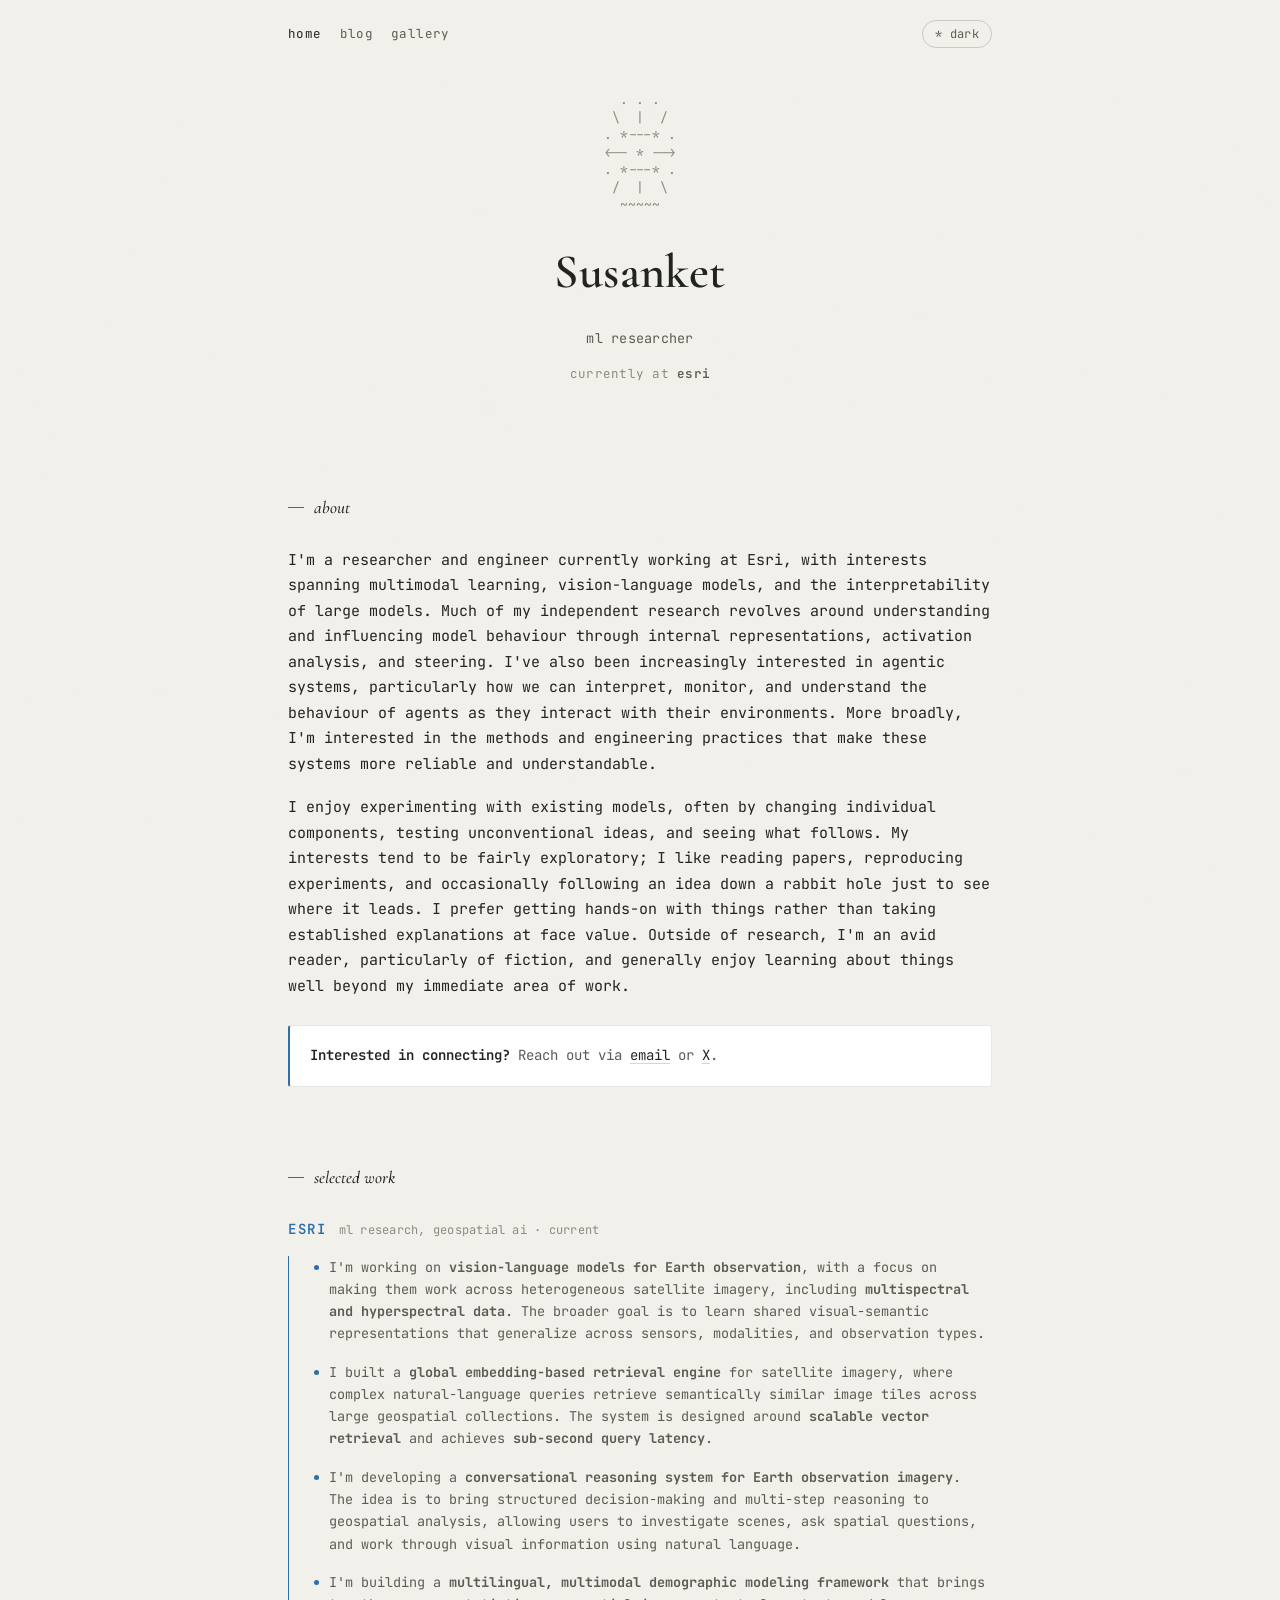
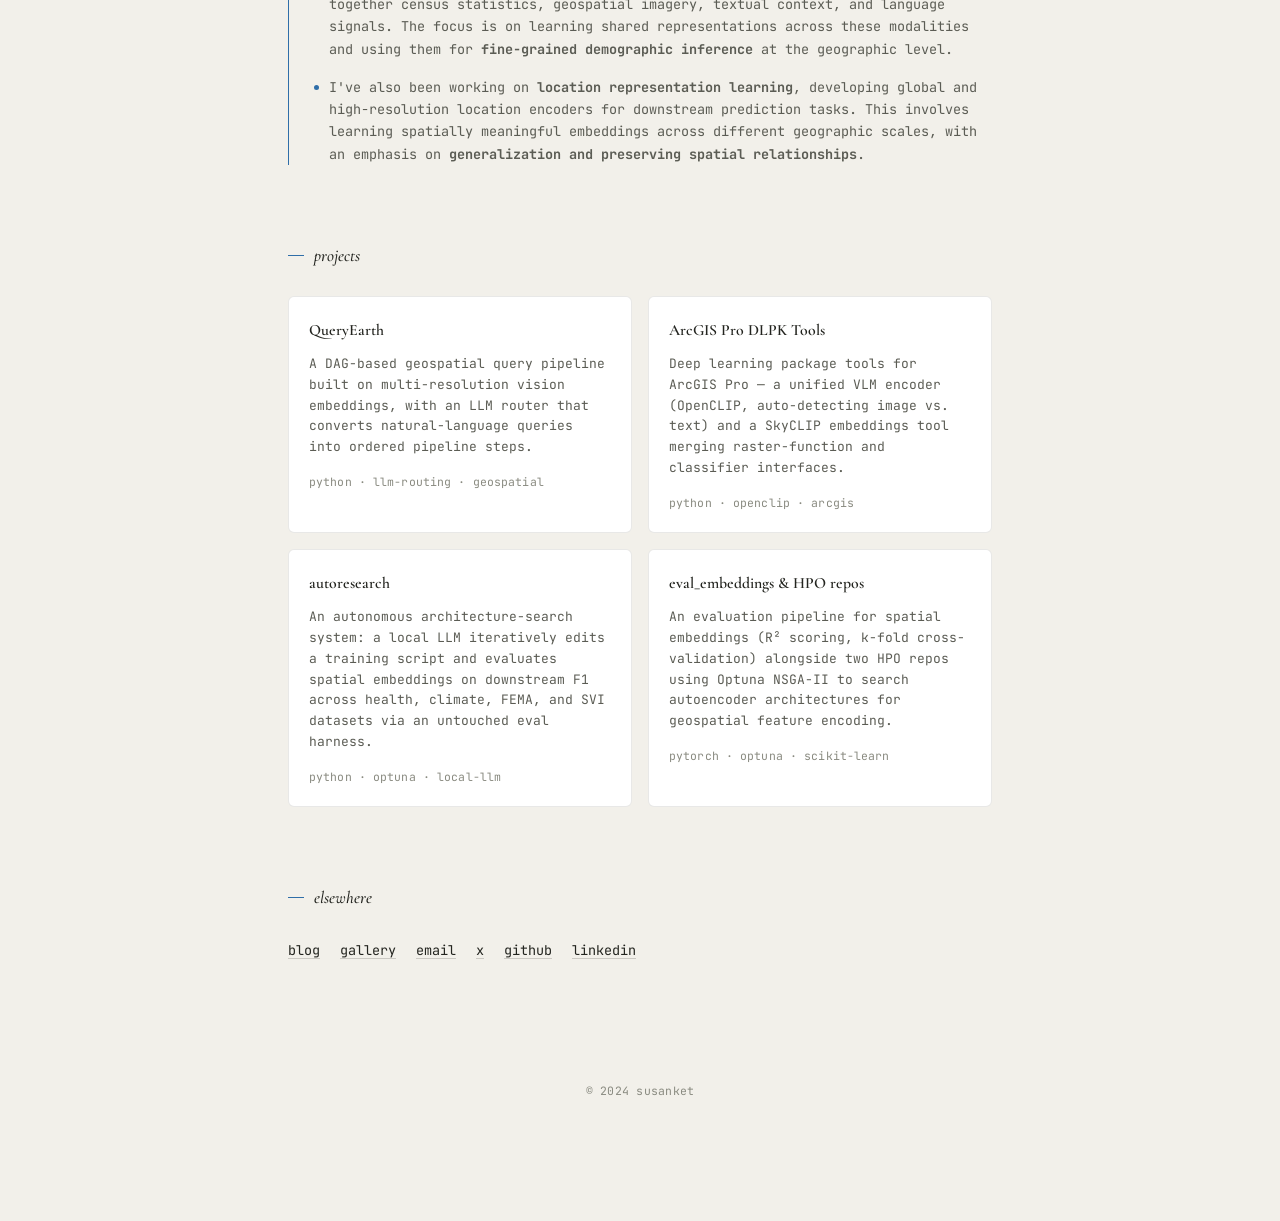
<file: index.html>
<!DOCTYPE html>
<html lang="en">
<head>
<meta charset="UTF-8">
<meta name="viewport" content="width=device-width, initial-scale=1.0">
<title>Susanket</title>
<meta name="description" content="Susanket">
<link rel="icon" type="image/svg+xml" href="assets/favicon.svg">
<link rel="preconnect" href="https://fonts.googleapis.com">
<link rel="preconnect" href="https://fonts.gstatic.com" crossorigin>
<link href="https://fonts.googleapis.com/css2?family=Cormorant+Garamond:ital,wght@0,500;0,600;1,500;1,600&family=JetBrains+Mono:wght@400;500;600&display=swap" rel="stylesheet">
<link rel="stylesheet" href="assets/css/style.css">
</head>
<body>
<canvas id="starfield" aria-hidden="true"></canvas>

<div class="topbar">
  <nav>
    <a href="index.html" class="current">home</a>
    <a href="blog/index.html">blog</a>
    <a href="photography/index.html">gallery</a>
  </nav>
  <button id="theme-toggle" class="theme-toggle" type="button" aria-label="Toggle light and dark theme">* light</button>
</div>

<main class="wrap">

  <header class="hero">
    <pre id="glyph" class="glyph" aria-hidden="true"></pre>
    <h1>Susanket</h1>
    <p class="tagline">ml researcher </p>
    <p class="status">currently at <b>esri</b></p>
  </header>

  <section id="about">
    <h2 class="section-label">about</h2>
    <div class="prose">
      <p> I'm a researcher and engineer currently working at Esri, with interests spanning multimodal learning, vision-language models, and the interpretability of large models. Much of my independent research revolves around understanding and influencing model behaviour through internal representations, activation analysis, and steering. I've also been increasingly interested in agentic systems, particularly how we can interpret, monitor, and understand the behaviour of agents as they interact with their environments. More broadly, I'm interested in the methods and engineering practices that make these systems more reliable and understandable.</p>
      <p>I enjoy experimenting with existing models, often by changing individual components, testing unconventional ideas, and seeing what follows. My interests tend to be fairly exploratory; I like reading papers, reproducing experiments, and occasionally following an idea down a rabbit hole just to see where it leads. I prefer getting hands-on with things rather than taking established explanations at face value. Outside of research, I'm an avid reader, particularly of fiction, and generally enjoy learning about things well beyond my immediate area of work.</p>
    </div>

    <div class="callout">
      <!-- EDIT ME: swap in a real call-to-action and your actual contact links. -->
      <b>Interested in connecting?</b>
      Reach out via <a class="link" href="mailto:susanketsarkar1140@gmail.com">email</a> or <a class="link" href="https://x.com/positivlyskewed" target="_blank" rel="noopener">X</a>.
    </div>
  </section>

  <section id="work">
  <h2 class="section-label">selected work</h2>

  <div class="work-group">
    <div class="work-group-head">
      <span class="org">Esri</span>
      <span class="role">ml research, geospatial ai &middot; current</span>
    </div>

    <div class="work-items">

      <div class="work-item">
        <div class="desc">I'm working on <strong>vision-language models for Earth observation</strong>, with a focus on making them work across heterogeneous satellite imagery, including <strong>multispectral and hyperspectral data</strong>. The broader goal is to learn shared visual-semantic representations that generalize across sensors, modalities, and observation types.</div>
      </div>

      <div class="work-item">
        <div class="desc">I built a <strong>global embedding-based retrieval engine</strong> for satellite imagery, where complex natural-language queries retrieve semantically similar image tiles across large geospatial collections. The system is designed around <strong>scalable vector retrieval</strong> and achieves <strong>sub-second query latency</strong>.</div>
      </div>

      <div class="work-item">
        <div class="desc">I'm developing a <strong>conversational reasoning system for Earth observation imagery</strong>. The idea is to bring structured decision-making and multi-step reasoning to geospatial analysis, allowing users to investigate scenes, ask spatial questions, and work through visual information using natural language.</div>
      </div>

      <div class="work-item">
        <div class="desc">I'm building a <strong>multilingual, multimodal demographic modeling framework</strong> that brings together census statistics, geospatial imagery, textual context, and language signals. The focus is on learning shared representations across these modalities and using them for <strong>fine-grained demographic inference</strong> at the geographic level.</div>
      </div>

      <div class="work-item">
        <div class="desc">I've also been working on <strong>location representation learning</strong>, developing global and high-resolution location encoders for downstream prediction tasks. This involves learning spatially meaningful embeddings across different geographic scales, with an emphasis on <strong>generalization and preserving spatial relationships</strong>.</div>
      </div>

    </div>
  </div>
</section>

  <section id="projects">
    <h2 class="section-label">projects</h2>
    <div class="projects-grid">

      <div class="project-card">
        <h3>QueryEarth</h3>
        <p>A DAG-based geospatial query pipeline built on multi-resolution vision embeddings, with an LLM router that converts natural-language queries into ordered pipeline steps.</p>
        <div class="tags">python &middot; llm-routing &middot; geospatial</div>
      </div>

      <div class="project-card">
        <h3>ArcGIS Pro DLPK Tools</h3>
        <p>Deep learning package tools for ArcGIS Pro &mdash; a unified VLM encoder (OpenCLIP, auto-detecting image vs. text) and a SkyCLIP embeddings tool merging raster-function and classifier interfaces.</p>
        <div class="tags">python &middot; openclip &middot; arcgis</div>
      </div>

      <div class="project-card">
        <h3>autoresearch</h3>
        <p>An autonomous architecture-search system: a local LLM iteratively edits a training script and evaluates spatial embeddings on downstream F1 across health, climate, FEMA, and SVI datasets via an untouched eval harness.</p>
        <div class="tags">python &middot; optuna &middot; local-llm</div>
      </div>

      <div class="project-card">
        <h3>eval_embeddings &amp; HPO repos</h3>
        <p>An evaluation pipeline for spatial embeddings (R&sup2; scoring, k-fold cross-validation) alongside two HPO repos using Optuna NSGA-II to search autoencoder architectures for geospatial feature encoding.</p>
        <div class="tags">pytorch &middot; optuna &middot; scikit-learn</div>
      </div>

    </div>
  </section>

  <section id="elsewhere">
    <h2 class="section-label">elsewhere</h2>
    <!-- EDIT ME: point these at your real profiles / resume. -->
    <div class="elsewhere-links">
      <a class="link" href="blog/index.html">blog</a>
      <a class="link" href="photography/index.html">gallery</a>
      <a class="link" href="mailto:susanketsarkar1140@gmail.com">email</a>
      <a class="link" href="https://x.com/positivlyskewed" target="_blank" rel="noopener">x</a>
      <a class="link" href="https://github.com/SusanketSarkar" target="_blank" rel="noopener">github</a>
      <a class="link" href="https://www.linkedin.com/in/susanket-sarkar-b30736228/" target="_blank" rel="noopener">linkedin</a>
    </div>
  </section>

  <footer>&copy; 2024 susanket</footer>
</main>

<script src="assets/js/theme.js"></script>
<script src="assets/js/starfield.js"></script>
<script src="assets/js/spinner.js"></script>
<script src="assets/js/favicon.js"></script>
</body>
</html>
</file>
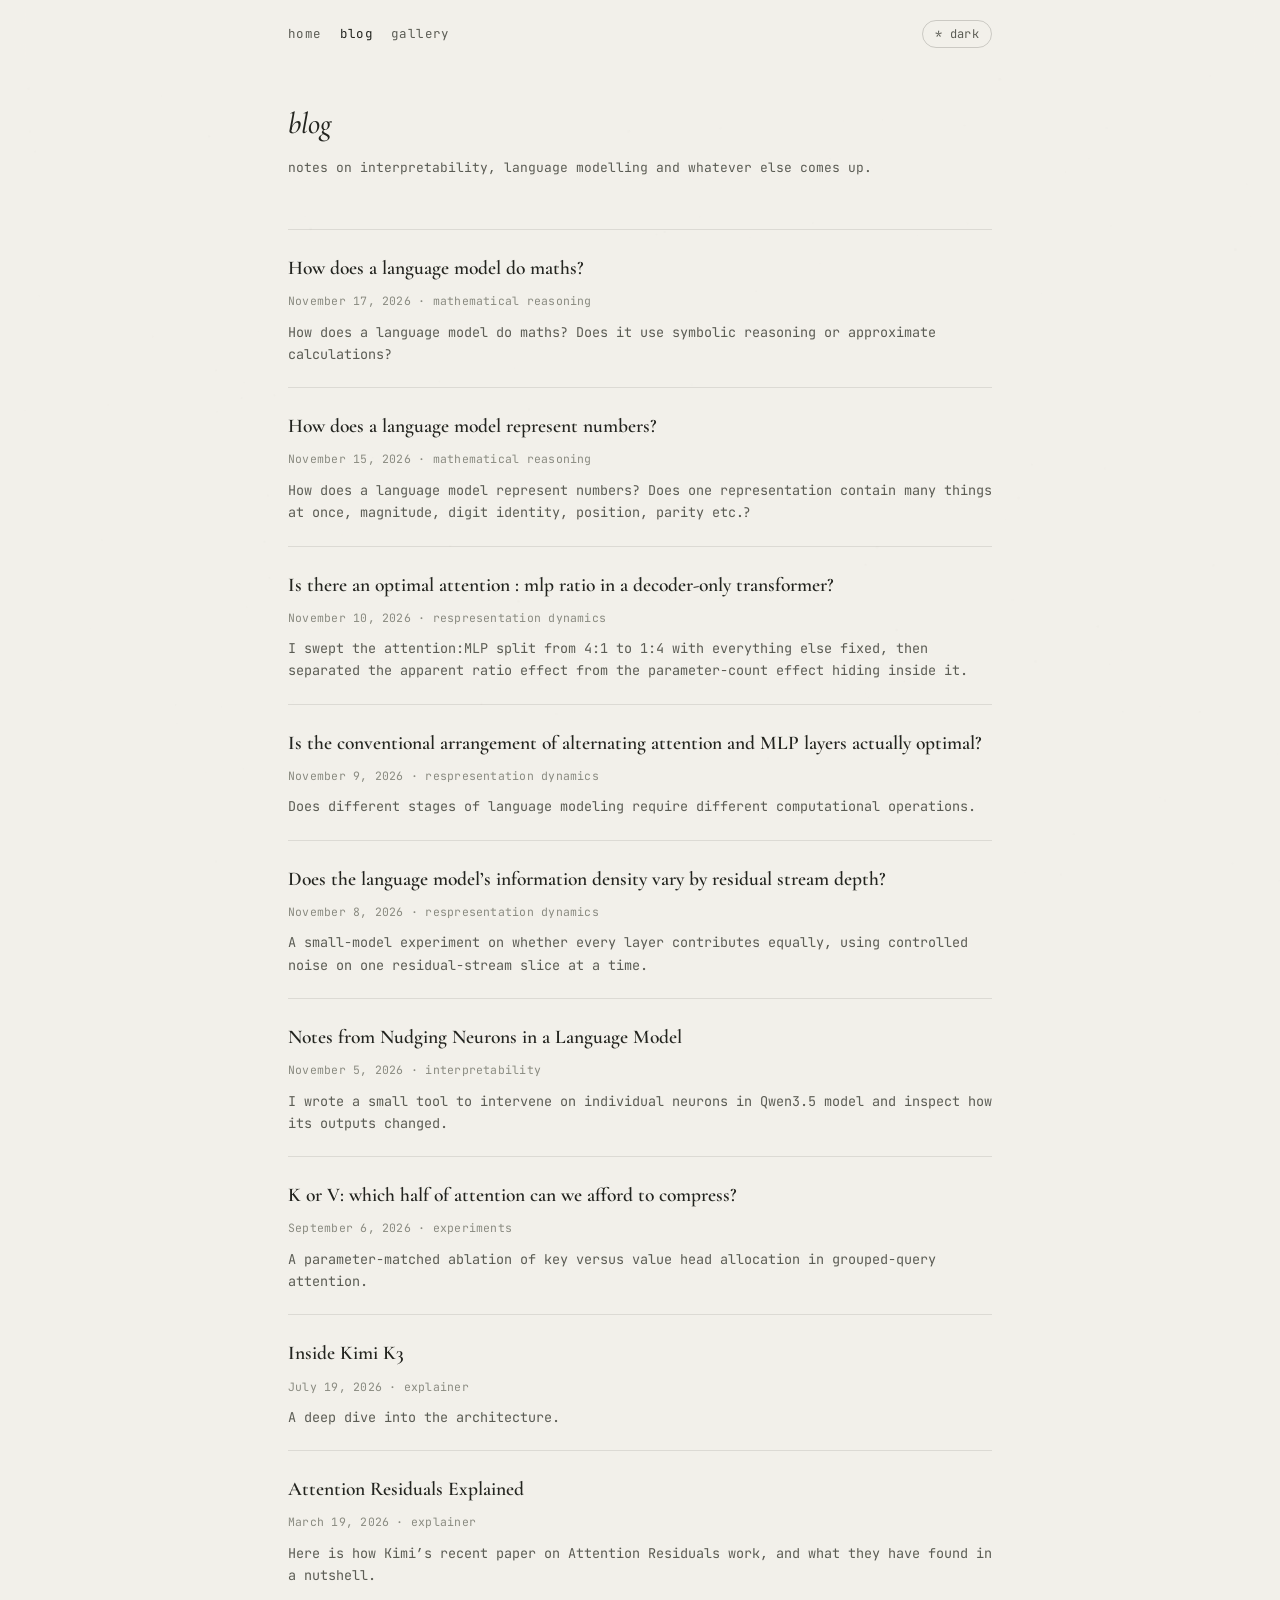
<file: blog/index.html>
<!DOCTYPE html>
<html lang="en">
<head>
<meta charset="UTF-8">
<meta name="viewport" content="width=device-width, initial-scale=1.0">
<title>blog — Susanket</title>
<link rel="icon" type="image/svg+xml" href="../assets/favicon.svg">
<link rel="preconnect" href="https://fonts.googleapis.com">
<link rel="preconnect" href="https://fonts.gstatic.com" crossorigin>
<link href="https://fonts.googleapis.com/css2?family=Cormorant+Garamond:ital,wght@0,500;0,600;1,500;1,600&family=JetBrains+Mono:wght@400;500;600&display=swap" rel="stylesheet">
<link rel="stylesheet" href="../assets/css/style.css">
</head>
<body>
<canvas id="starfield" aria-hidden="true"></canvas>

<div class="topbar">
  <nav>
    <a href="../index.html">home</a>
    <a href="index.html" class="current">blog</a>
    <a href="../photography/index.html">gallery</a>
  </nav>
  <button id="theme-toggle" class="theme-toggle" type="button" aria-label="Toggle light and dark theme">* light</button>
</div>

<main class="wrap">
  <h1 class="page-title">blog</h1>
  <p class="page-sub">notes on interpretability, language modelling and whatever else comes up.</p>

  <ul class="post-list" id="post-list">
    <li class="loading">loading posts&hellip;</li>
  </ul>
</main>

<script src="../assets/js/theme.js"></script>
<script src="../assets/js/starfield.js"></script>
<script src="../assets/js/favicon.js"></script>
<script>
(function () {
  var listEl = document.getElementById("post-list");

  function fmtDate(iso) {
    var d = new Date(iso + "T00:00:00");
    if (isNaN(d)) return iso;
    return d.toLocaleDateString("en-US", { year: "numeric", month: "long", day: "numeric" });
  }

  fetch("../content/posts/manifest.json")
    .then(function (r) {
      if (!r.ok) throw new Error("manifest not found");
      return r.json();
    })
    .then(function (data) {
      var posts = (data.posts || [])
        .filter(function (p) { return p.published !== false; })
        .sort(function (a, b) { return new Date(b.date) - new Date(a.date); });

      if (posts.length === 0) {
        listEl.innerHTML = '<li class="empty-state">no posts yet &mdash; check back soon.</li>';
        return;
      }

      listEl.innerHTML = posts.map(function (p) {
        var tags = (p.tags || []).join(" &middot; ");
        return (
          '<li class="post-item">' +
            '<a class="post-title" href="post.html?slug=' + encodeURIComponent(p.slug) + '">' + escapeHtml(p.title) + "</a>" +
            '<div class="post-meta">' + fmtDate(p.date) + (tags ? " &middot; " + tags : "") + "</div>" +
            '<p class="post-excerpt">' + escapeHtml(p.excerpt || "") + "</p>" +
          "</li>"
        );
      }).join("");
    })
    .catch(function (err) {
      listEl.innerHTML = '<li class="empty-state">couldn\u2019t load posts (' + escapeHtml(err.message) + '). If you just opened this file directly, run a local server &mdash; see the README.</li>';
    });

  function escapeHtml(str) {
    var div = document.createElement("div");
    div.textContent = str;
    return div.innerHTML;
  }
})();
</script>
</body>
</html>
</file>
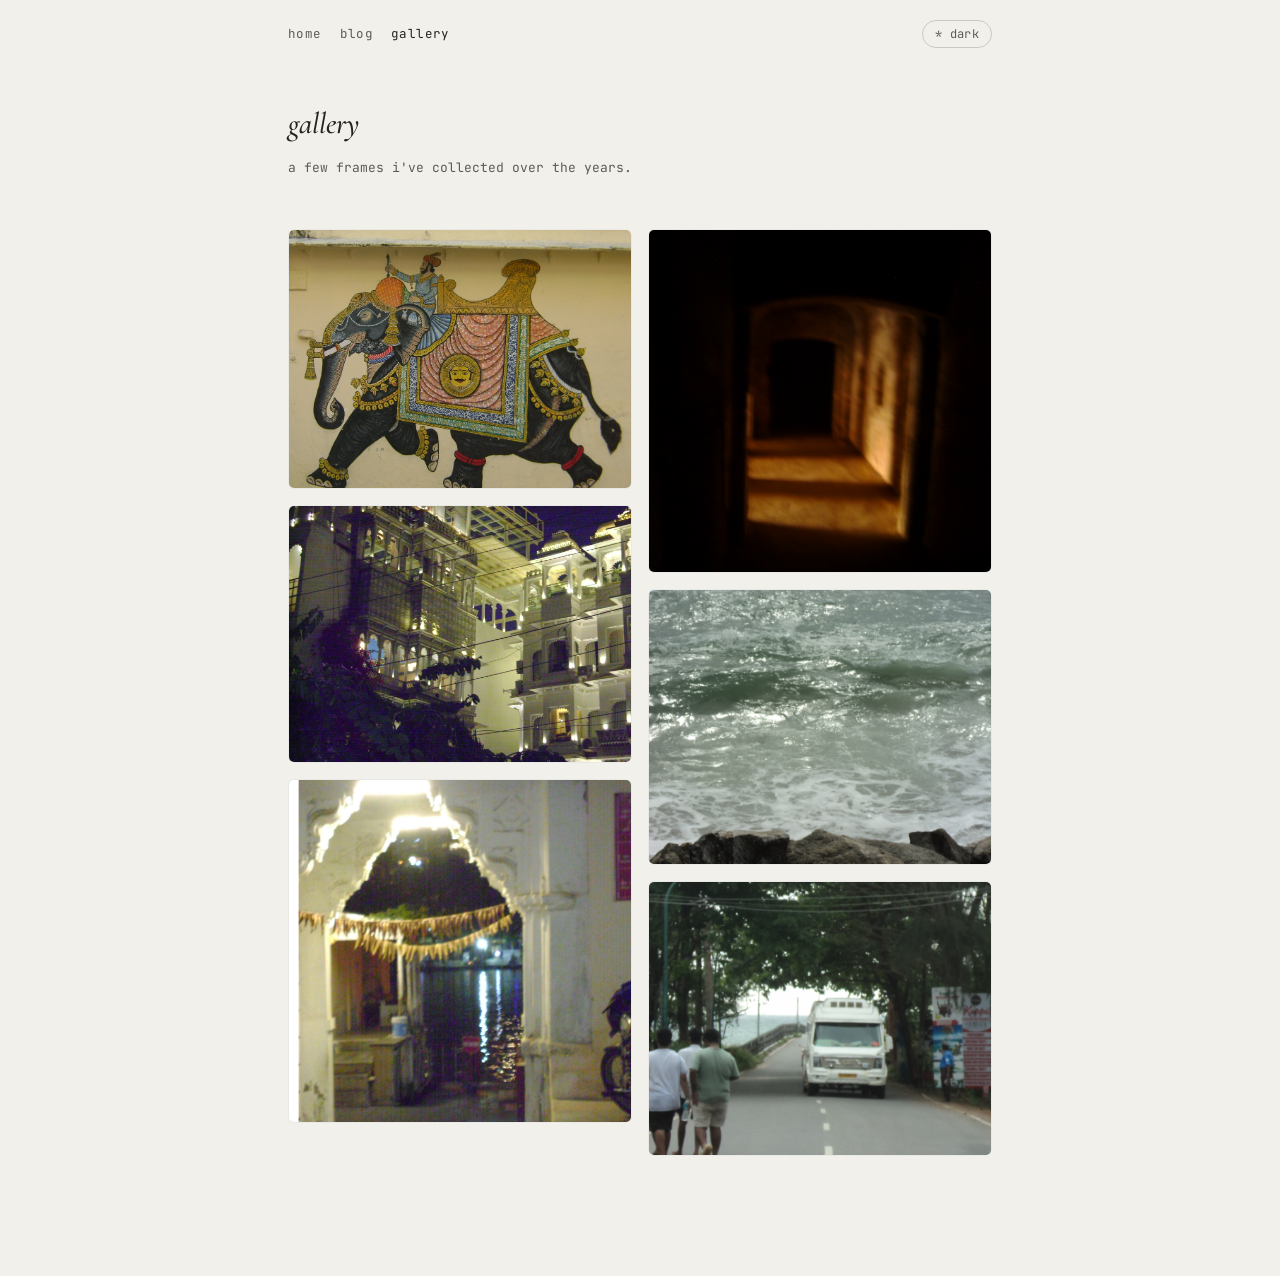
<file: photography/index.html>
<!DOCTYPE html>
<html lang="en">
<head>
<meta charset="UTF-8">
<meta name="viewport" content="width=device-width, initial-scale=1.0">
<title>gallery</title>
<link rel="icon" type="image/svg+xml" href="../assets/favicon.svg">
<link rel="preconnect" href="https://fonts.googleapis.com">
<link rel="preconnect" href="https://fonts.gstatic.com" crossorigin>
<link href="https://fonts.googleapis.com/css2?family=Cormorant+Garamond:ital,wght@0,500;0,600;1,500;1,600&family=JetBrains+Mono:wght@400;500;600&display=swap" rel="stylesheet">
<link rel="stylesheet" href="../assets/css/style.css">
</head>
<body>
<canvas id="starfield" aria-hidden="true"></canvas>

<div class="topbar">
  <nav>
    <a href="../index.html">home</a>
    <a href="../blog/index.html">blog</a>
    <a href="index.html" class="current">gallery</a>
  </nav>
  <button id="theme-toggle" class="theme-toggle" type="button" aria-label="Toggle light and dark theme">* light</button>
</div>

<main class="wrap">
  <h1 class="page-title">gallery</h1>
  <p class="page-sub">a few frames i've collected over the years.</p>

  <div class="photo-gallery" id="photo-gallery">
    <p class="loading">loading photos&hellip;</p>
  </div>
</main>

<div class="lightbox" id="lightbox" tabindex="-1" aria-hidden="true" role="dialog" aria-modal="true" aria-label="Photo viewer">
  <figure class="lightbox-inner">
    <img id="lightbox-img" alt="">
    <figcaption id="lightbox-caption"></figcaption>
  </figure>
  <p class="lightbox-hint">click anywhere or press esc to close</p>
</div>

<script src="../assets/js/theme.js"></script>
<script src="../assets/js/starfield.js"></script>
<script src="../assets/js/favicon.js"></script>
<script>
(function () {
  var gallery = document.getElementById("photo-gallery");
  var lightbox = document.getElementById("lightbox");
  var lightboxImg = document.getElementById("lightbox-img");
  var lightboxCaption = document.getElementById("lightbox-caption");
  var lastFocus = null;

  function escapeHtml(str) {
    var div = document.createElement("div");
    div.textContent = str;
    return div.innerHTML;
  }

  function prettyName(file) {
    return file.replace(/\.[^.]+$/, "").replace(/[_-]+/g, " ");
  }

  fetch("../content/photos/manifest.json")
    .then(function (r) {
      if (!r.ok) throw new Error("manifest not found");
      return r.json();
    })
    .then(function (data) {
      var photos = Array.isArray(data) ? data : (data.photos || []);
      if (photos.length === 0) {
        gallery.innerHTML = '<p class="empty-state">no photos yet &mdash; check back soon.</p>';
        return;
      }

      gallery.innerHTML = photos.map(function (item) {
        var file = typeof item === "string" ? item : item.src;
        var src = "../content/photos/" + encodeURIComponent(file);
        var caption = (item && item.caption) || prettyName(file);
        return (
          '<button class="photo-item" type="button" data-src="' + src + '" data-caption="' + escapeHtml(caption) + '">' +
            '<img src="' + src + '" alt="' + escapeHtml(caption) + '" loading="lazy">' +
          "</button>"
        );
      }).join("");
    })
    .catch(function (err) {
      gallery.innerHTML = '<p class="empty-state">couldn\u2019t load photos (' + escapeHtml(err.message) + '). If you just opened this file directly, run a local server \u2014 see the README.</p>';
    });

  function openLightbox(src, caption, trigger) {
    lastFocus = trigger || document.activeElement;
    lightboxImg.src = src;
    lightboxImg.alt = caption;
    lightboxCaption.textContent = caption;
    lightbox.classList.add("open");
    lightbox.setAttribute("aria-hidden", "false");
    document.body.classList.add("lightbox-open");
    lightbox.focus();
  }

  function closeLightbox() {
    lightbox.classList.remove("open");
    lightbox.setAttribute("aria-hidden", "true");
    document.body.classList.remove("lightbox-open");
    lightboxImg.removeAttribute("src");
    if (lastFocus) lastFocus.focus();
  }

  gallery.addEventListener("click", function (e) {
    var item = e.target.closest(".photo-item");
    if (!item) return;
    openLightbox(item.dataset.src, item.dataset.caption, item);
  });

  lightbox.addEventListener("click", closeLightbox);

  document.addEventListener("keydown", function (e) {
    if (e.key === "Escape" && lightbox.classList.contains("open")) closeLightbox();
  });
})();
</script>
</body>
</html>
</file>
<file: assets/css/style.css>
/* ==========================================================================
   Design tokens
   ========================================================================== */
:root {
  --bg:            #111412;
  --bg-elevated:   #29332D;
  --bg-card:       #35433B;
  --border:        rgba(238,233,221,0.09);
  --border-strong: rgba(238,233,221,0.16);

  /* Text palette: col-1 is the main text; 2-6 are highlight colors. */
  --text-col-1:       #EEE9DD;
  --text-col-1-dim:   #B9B2A3;
  --text-col-1-faint: #898B80;
  --text-col-2:       #A5B49A;
  --text-col-2-dim:   rgba(165,180,154,0.16);
  --text-col-3:       #D7B98E;
  --text-col-3-dim:   rgba(215,185,142,0.16);
  --text-col-4:       #A8B8A5;
  --text-col-4-dim:   rgba(168,184,165,0.16);
  --text-col-5:       #C47759;
  --text-col-5-dim:   rgba(196,119,89,0.16);
  --text-col-6:       #D9A77E;
  --text-col-6-dim:   rgba(217,167,126,0.16);

  --star-opacity:  1;

  --serif: "Cormorant Garamond", "Iowan Old Style", "Palatino Linotype", Georgia, serif;
  --body-serif: "Charter", "Iowan Old Style", "Palatino Linotype", Palatino, Georgia, "Times New Roman", serif;
  --mono: "JetBrains Mono", "IBM Plex Mono", ui-monospace, SFMono-Regular, Menlo, Consolas, monospace;

  --max-w: 760px;
  --pad: 28px;

  --sidenote-w: 210px;
  --sidenote-gap: 20px;
}

html[data-theme="light"]{
  --bg:            #f2f0ea;
  --bg-elevated:   #ffffff;
  --bg-card:       #ffffff;
  --border:        rgba(30,30,26,0.10);
  --border-strong: rgba(30,30,26,0.18);

  --text-col-1:       #23241f;
  --text-col-1-dim:   #5b5c54;
  --text-col-1-faint: #8a8b81;
  --text-col-2:       #2f6ea8;
  --text-col-2-dim:   rgba(47,110,168,0.10);
  --text-col-3:       #6a4fa0;
  --text-col-3-dim:   rgba(106,79,160,0.10);
  --text-col-4:       #2c6b4d;
  --text-col-4-dim:   rgba(44,107,77,0.10);
  --text-col-5:       #a0522d;
  --text-col-5-dim:   rgba(160,82,45,0.10);
  --text-col-6:       #8a6a00;
  --text-col-6-dim:   rgba(138,106,0,0.10);

  --star-opacity:  0.35;
}

/* ==========================================================================
   Reset
   ========================================================================== */
*, *::before, *::after{ box-sizing: border-box; }
html{ scroll-behavior: smooth; 
  font-size: 15px;
}
body{
  margin: 0;
  background: var(--bg);
  color: var(--text-col-1);
  font-family: var(--mono);
  font-size: 15px;
  line-height: 1.7;
  -webkit-font-smoothing: antialiased;
  transition: background .25s ease, color .25s ease;
}
img{ max-width: 100%; display:block; }
a{ color: inherit; }
a:focus-visible, button:focus-visible{
  outline: 1.5px solid var(--text-col-2);
  outline-offset: 3px;
  border-radius: 2px;
}
::selection{ background: var(--text-col-2-dim); color: var(--text-col-1); }

.link{
  color: var(--text-col-1);
  text-decoration: underline;
  text-decoration-color: var(--border-strong);
  text-underline-offset: 3px;
  transition: color .15s ease, text-decoration-color .15s ease;
}
.link:hover{
  color: var(--text-col-2);
  text-decoration-color: var(--text-col-2);
}

/* ==========================================================================
   Starfield background
   ========================================================================== */
#starfield{
  position: fixed;
  inset: 0;
  width: 100%;
  height: 100%;
  z-index: -1;
  display: block;
  opacity: var(--star-opacity);
  transition: opacity .3s ease;
}

/* ==========================================================================
   Top bar
   ========================================================================== */
.topbar{
  position: sticky;
  top: 0;
  z-index: 10;
  display: flex;
  align-items: center;
  justify-content: space-between;
  padding: 20px var(--pad);
  max-width: var(--max-w);
  margin: 0 auto;
  font-size: 12.5px;
}
.topbar::before{
  content: "";
  position: absolute;
  top: 0;
  bottom: 0;
  left: 50%;
  width: 100vw;
  transform: translateX(-50%);
  background: var(--bg);
  background: color-mix(in srgb, var(--bg) 84%, transparent);
  -webkit-backdrop-filter: blur(12px);
  backdrop-filter: blur(12px);
  z-index: -1;
  pointer-events: none;
}
.topbar nav{ display:flex; gap: 18px; align-items:center; }
.topbar a{
  text-decoration: none;
  color: var(--text-col-1-dim);
  letter-spacing: .03em;
}
.topbar a:hover{ color: var(--text-col-2); }
.topbar a.current{ color: var(--text-col-1); }

.theme-toggle{
  font-family: var(--mono);
  font-size: 12px;
  background: transparent;
  border: 1px solid var(--border-strong);
  color: var(--text-col-1-dim);
  border-radius: 999px;
  padding: 5px 12px;
  cursor: pointer;
  letter-spacing: .03em;
  transition: color .15s ease, border-color .15s ease;
}
.theme-toggle:hover{ color: var(--text-col-1); border-color: var(--text-col-2); }

/* ==========================================================================
   Layout shell
   ========================================================================== */
.wrap{
  max-width: var(--max-w);
  margin: 0 auto;
  padding: 0 var(--pad) 120px;
}

/* ==========================================================================
   Hero
   ========================================================================== */
.hero{
  text-align: center;
  padding: 10px 0 20px;
}
.glyph{
  font-family: var(--mono);
  color: var(--text-col-1-faint);
  font-size: 13px;
  line-height: 1.35;
  white-space: pre;
  margin-bottom: 18px;
  user-select: none;
}
.hero h1{
  font-family: var(--serif);
  font-weight: 600;
  font-size: clamp(2.4rem, 6vw, 3.2rem);
  letter-spacing: .01em;
  margin: 0 0 14px;
  color: var(--text-col-1);
}
.hero .tagline{
  color: var(--text-col-1-dim);
  font-size: 13.5px;
  letter-spacing: .02em;
  margin: 0 0 10px;
}
.hero .status{
  color: var(--text-col-1-faint);
  font-size: 12.5px;
  letter-spacing: .02em;
}
.hero .status b{ color: var(--text-col-1-dim); font-weight: 600; }
.hero .status a{ text-decoration: underline; text-decoration-color: var(--border-strong); }
.hero .status a:hover{ color: var(--text-col-2); text-decoration-color: var(--text-col-2); }

/* ==========================================================================
   Sections
   ========================================================================== */
section{ margin-top: 76px; }
.section-label{
  font-family: var(--serif);
  font-style: italic;
  font-weight: 500;
  font-size: 1.15rem;
  color: var(--text-col-1);
  display: flex;
  align-items: center;
  gap: 10px;
  margin: 0 0 26px;
}
.section-label::before{
  content: "";
  width: 16px;
  height: 1px;
  background: var(--text-col-2);
  display: inline-block;
}

.prose p{ margin: 0 0 18px; color: var(--text-col-1); }
.prose p:last-child{ margin-bottom: 0; }

/* Callout */
.callout{
  margin-top: 26px;
  padding: 18px 20px;
  background: var(--bg-elevated);
  border: 1px solid var(--border);
  border-left: 2px solid var(--text-col-2);
  border-radius: 3px;
  font-size: 14px;
  color: var(--text-col-1-dim);
  line-height: 1.65;
}
.callout b{ color: var(--text-col-1); font-weight: 600; }

/* Work entries */
.work-group + .work-group{ margin-top: 46px; }
.work-group-head{
  display:flex;
  align-items: baseline;
  gap: 12px;
  margin-bottom: 14px;
  flex-wrap: wrap;
}
.work-group-head .org{
  font-family: var(--mono);
  font-weight: 600;
  font-size: 14px;
  letter-spacing: .12em;
  text-transform: uppercase;
  color: var(--text-col-2);
}
.work-group-head .role{
  font-size: 12px;
  color: var(--text-col-1-faint);
  letter-spacing: .02em;
}
.work-items{
  border-left: 1px solid var(--text-col-2);
  padding-left: 40px;
  display: flex;
  flex-direction: column;
  gap: 16px;
}
.work-item{
  position: relative;
  display: grid;
  grid-template-columns: 1fr;
  gap: 4px;
}
.work-item::before{
  content: "";
  position: absolute;
  left: -15px;
  top: .62em;
  width: 5px;
  height: 5px;
  border-radius: 50%;
  background: var(--text-col-2);
}
.work-item .title{
  font-weight: 600;
  color: var(--text-col-1);
  font-size: 14px;
}
.work-item .desc{
  color: var(--text-col-1-dim);
  font-size: 13.5px;
  line-height: 1.65;
}

/* Project cards */
.projects-grid{
  display: grid;
  grid-template-columns: 1fr 1fr;
  gap: 16px;
}
@media (max-width: 620px){
  .projects-grid{ grid-template-columns: 1fr; }
}
.project-card{
  background: var(--bg-card);
  border: 1px solid var(--border);
  border-radius: 6px;
  padding: 20px;
  transition: border-color .15s ease;
}
.project-card:hover{ border-color: var(--border-strong); }
.project-card h3{
  font-family: var(--serif);
  font-weight: 600;
  font-size: 1.05rem;
  margin: 0 0 10px;
}
.project-card p{
  color: var(--text-col-1-dim);
  font-size: 13px;
  line-height: 1.6;
  margin: 0 0 14px;
}
.tags{
  color: var(--text-col-1-faint);
  font-size: 11.5px;
  letter-spacing: .01em;
}

/* Elsewhere links */
.elsewhere-links{
  display: flex;
  flex-wrap: wrap;
  gap: 20px;
  font-size: 13.5px;
}

/* Footer */
footer{
  text-align: center;
  margin-top: 90px;
  padding-top: 30px;
  color: var(--text-col-1-faint);
  font-size: 11.5px;
  letter-spacing: .02em;
}

/* ==========================================================================
   Blog list
   ========================================================================== */
.page-title{
  font-family: var(--serif);
  font-style: italic;
  font-weight: 500;
  font-size: 2rem;
  margin: 30px 0 8px;
}
.page-sub{
  color: var(--text-col-1-dim);
  font-size: 13px;
  margin: 0 0 50px;
}
.post-list{ list-style: none; margin:0; padding:0; }
.post-item{
  padding: 22px 0;
  border-top: 1px solid var(--border);
}
.post-item:last-child{ border-bottom: 1px solid var(--border); }
.post-item a.post-title{
  font-family: var(--serif);
  font-weight: 600;
  font-size: 1.3rem;
  text-decoration: none;
  color: var(--text-col-1);
  transition: color .15s ease;
}
.post-item a.post-title:hover{ color: var(--text-col-2); }
.post-meta{
  color: var(--text-col-1-faint);
  font-size: 11.5px;
  margin: 6px 0 10px;
  letter-spacing: .02em;
}
.post-excerpt{
  color: var(--text-col-1-dim);
  font-size: 13.5px;
  line-height: 1.65;
  margin: 0;
}
.empty-state{
  color: var(--text-col-1-faint);
  font-size: 13.5px;
  padding: 40px 0;
  border-top: 1px solid var(--border);
}

/* ==========================================================================
   Blog post
   ========================================================================== */
.post-header{ margin: 30px 0 50px; }
.post-header .back{
  display:inline-block;
  font-size: 12px;
  color: var(--text-col-1-faint);
  text-decoration: none;
  margin-bottom: 22px;
}
.post-header .back:hover{ color: var(--text-col-2); }
.post-header h1{
  font-family: var(--serif);
  font-weight: 600;
  font-size: clamp(1.8rem, 5vw, 2.4rem);
  margin: 0 0 12px;
  line-height: 1.25;
}
.post-header .post-meta{ margin: 0; }

.post-body{
  font-family: var(--body-serif);
  font-size: 18px;
  line-height: 1.72;
  color: var(--text-col-1);
}
.post-body p,
.post-body li{ font-family: var(--body-serif); }
@media (max-width: 640px){
  .post-body{ font-size: 17px; }
}
.post-body h1, .post-body h2, .post-body h3{
  font-family: var(--serif);
  font-weight: 900;
  color: var(--text-col-1);
  margin: 42px 0 16px;
  line-height: 1.6;
}
.post-body h1{ font-size: 2.5rem; }
.post-body h2{ font-size: 2.0rem; }
.post-body h3{ font-size: 1.8rem; }
.post-body p{ margin: 0 0 20px; }
.post-body a{ color: var(--text-col-2); text-decoration: underline; text-decoration-color: var(--border-strong); }
.post-body a:hover{ text-decoration-color: var(--text-col-2); }

.post-body .fn-ref{
  font-size: 0.68em;
  line-height: 0;
  vertical-align: super;
  margin-left: 2px;
}
.post-body .fn-ref a{
  display: inline-block;
  font-family: var(--mono);
  font-size: 1em;
  font-weight: 600;
  color: var(--text-col-2);
  text-decoration: none;
  padding: 0 2px;
  border-bottom: 1px dotted var(--text-col-2);
  cursor: pointer;
}
.post-body .fn-ref a:hover,
.post-body .fn-ref a.active{
  background: var(--text-col-2-dim);
  border-bottom-color: var(--text-col-2);
}
.post-body .sidenote{
  font-family: var(--mono);
  font-size: 11.5px;
  line-height: 1.55;
  color: var(--text-col-1-dim);
  border-left: 2px solid var(--border-strong);
  padding: 2px 0 2px 12px;
  margin: 16px 0;
  cursor: pointer;
  transition: border-color 160ms ease, background 160ms ease, color 160ms ease;
}
.post-body .sidenote .sn-label{
  display: block;
  font-size: 10px;
  letter-spacing: 0.08em;
  color: var(--text-col-2);
  margin-bottom: 3px;
}
.post-body .sidenote:hover,
.post-body .sidenote.active{
  border-left-color: var(--text-col-2);
  background: linear-gradient(90deg, var(--text-col-2-dim), transparent 85%);
  color: var(--text-col-1);
}
@media (min-width: 1200px){
  .post-body.has-sidenotes{ position: relative; }
  .post-body.has-sidenotes .sidenote{
    position: absolute;
    left: calc(-1 * (var(--sidenote-w) + var(--sidenote-gap)));
    width: var(--sidenote-w);
    margin: 0;
  }
}
.post-body ul, .post-body ol{ margin: 0 0 20px; padding-left: 22px; color: var(--text-col-1); }
.post-body li{ margin-bottom: 8px; }
.post-body blockquote{
  margin: 24px 0;
  padding: 4px 20px;
  border-left: 2px solid var(--text-col-2);
  color: var(--text-col-1-dim);
  font-style: italic;
}
.post-body code{
  font-family: var(--mono);
  background: var(--bg-elevated);
  border: 1px solid var(--border);
  padding: 2px 6px;
  border-radius: 4px;
  font-size: 0.88em;
}
.post-body pre{
  background: var(--bg-elevated);
  border: 1px solid var(--border);
  border-radius: 6px;
  padding: 18px 20px;
  overflow-x: auto;
  margin: 0 0 24px;
}
.post-body pre code{
  background: none;
  border: none;
  padding: 0;
}
.post-body img{
  border-radius: 6px;
  margin: 10px 0 26px;
  border: 1px solid var(--border);
}
.post-body hr{
  border: none;
  border-top: 1px solid var(--border);
  margin: 40px 0;
}
.post-body .katex-display{
  margin: 24px 0;
  overflow-x: auto;
  overflow-y: hidden;
}
.post-body .katex{ font-size: 1.05em; }

/* Right-side section rail (table of contents) */
.toc-rail{
  position: fixed;
  top: 50%;
  right: 12px;
  transform: translateY(-50%);
  display: flex;
  flex-direction: column;
  align-items: flex-end;
  gap: 9px;
  padding: 22px 10px;
  z-index: 40;
  pointer-events: auto;
}
.toc-rail .toc-item{
  position: relative;
  display: flex;
  align-items: center;
  justify-content: flex-end;
  padding: 2px 0;
  pointer-events: auto;
  text-decoration: none;
}
.toc-rail .toc-bar{
  display: block;
  height: 3px;
  border-radius: 2px;
  background: var(--text-col-1-faint);
  opacity: .45;
  transition: opacity .18s ease, background .18s ease, width .18s ease;
}
.toc-rail .toc-item:hover .toc-bar,
.toc-rail .toc-item:focus-visible .toc-bar{
  opacity: .85;
  background: var(--text-col-1-dim);
}
.toc-rail .toc-item.active .toc-bar{
  opacity: 1;
  background: var(--text-col-1);
}
.toc-rail .toc-label{
  position: absolute;
  right: calc(100% + 12px);
  top: 50%;
  width: 190px;
  transform: translateY(-50%) translateX(4px);
  white-space: nowrap;
  overflow: hidden;
  text-overflow: ellipsis;
  text-align: left;
  font-family: var(--mono);
  font-size: 11px;
  line-height: 1.2;
  color: var(--text-col-1-dim);
  border-radius: 5px;
  padding: 4px 8px;
  opacity: 0;
  pointer-events: none;
  transition: opacity .18s ease, transform .18s ease, background .15s ease, color .15s ease;
}
.toc-rail .toc-item.sub .toc-label{ width: 170px; }
.toc-rail .toc-item.active .toc-label{
  color: var(--text-col-1);
  background: var(--bg-card);
  font-weight: 600;
}
.toc-rail .toc-top{ margin-bottom: 5px; }
.toc-rail .toc-top .toc-label{
  color: var(--text-col-2);
  font-weight: 600;
}
.toc-rail .toc-top .toc-bar{
  width: 22px;
  opacity: 1;
  background: var(--text-col-1);
}
.toc-rail:hover .toc-label,
.toc-rail.open .toc-label,
.toc-rail:focus-within .toc-label{
  opacity: 1;
  transform: translateY(-50%) translateX(0);
  pointer-events: auto;
}
@media (max-width: 1180px){
  .toc-rail{ display: none; }
}

/* Post header image — stretches to full wrap width (slightly wider than body) */
.post-header-image-wrap{
  margin: 0 calc(-1 * var(--pad)) 30px;
}
.post-header-image-wrap img{
  width:100%;
  display:block;
  border-radius:6px;
}
.post-header-image-wrap .img-caption{
  display:block;
  text-align:left;
  font-size:0.82em;
  color:var(--text-col-1-faint);
  padding:4px 0 0;
}

/* Body images with caption — no box, just small right-aligned text */
.post-body figure{
  margin:20px 0;
}
.post-body figure img{
  width:100%;
  display:block;
  margin:0;
  border-radius:6px;
  border:1px solid var(--border);
}
.post-body figcaption{
  text-align:left;
  font-size:0.82em;
  color:var(--text-col-1-faint);
  padding:4px 0 0;
}

/* Link buttons */
.link-button{
  display:inline-flex;
  align-items:center;
  gap:5px;
  padding:2px 10px;
  border-radius:4px;
  background:var(--bg-elevated);
  border:1px solid var(--border);
  font-size:0.85em;
  text-decoration:none !important;
  vertical-align:baseline;
  line-height:1.6;
  transition:border-color .15s;
  white-space:nowrap;
}
.link-button:hover{ border-color:var(--text-col-2); }
.link-button .link-domain{ font-weight:600; color:var(--text-col-2); }
.link-button .link-text{ color:var(--text-col-1-dim); }

.post-footer{
  margin-top: 60px;
  padding-top: 24px;
  border-top: 1px solid var(--border);
}

/* ==========================================================================
   Photography gallery
   ========================================================================== */
.photo-gallery{
  columns: 2;
  column-gap: 16px;
}
@media (max-width: 560px){
  .photo-gallery{ columns: 1; }
}
.photo-item{
  display: block;
  width: 100%;
  margin: 0 0 16px;
  padding: 0;
  border: 1px solid var(--border);
  border-radius: 6px;
  background: var(--bg-card);
  overflow: hidden;
  cursor: zoom-in;
  break-inside: avoid;
  transition: border-color .18s ease, transform .18s ease;
}
.photo-item:hover{ border-color: var(--border-strong); transform: translateY(-2px); }
.photo-item img{
  width: 100%;
  height: auto;
  display: block;
  transition: opacity .2s ease;
}
.photo-item:hover img{ opacity: .9; }

/* Lightbox */
body.lightbox-open{ overflow: hidden; }
.lightbox{
  position: fixed;
  inset: 0;
  z-index: 100;
  display: flex;
  flex-direction: column;
  align-items: center;
  justify-content: center;
  gap: 16px;
  padding: 28px;
  background: rgba(17,20,18,.86);
  background: color-mix(in srgb, var(--bg) 82%, transparent);
  -webkit-backdrop-filter: blur(10px);
  backdrop-filter: blur(10px);
  opacity: 0;
  visibility: hidden;
  transition: opacity .22s ease, visibility .22s ease;
  cursor: zoom-out;
}
.lightbox.open{ opacity: 1; visibility: visible; }
.lightbox-inner{
  margin: 0;
  display: flex;
  flex-direction: column;
  align-items: center;
  gap: 10px;
  max-width: min(1000px, 88vw);
  transform: scale(.97);
  transition: transform .22s ease;
}
.lightbox.open .lightbox-inner{ transform: scale(1); }
.lightbox-inner img{
  max-width: min(500px, 44vw);
  max-height: 78vh;
  width: auto;
  height: auto;
  border-radius: 6px;
  border: 1px solid var(--border-strong);
  box-shadow: 0 24px 70px rgba(0,0,0,.45);
  outline: none;
}
.lightbox-inner figcaption{
  font-size: 12px;
  letter-spacing: .03em;
  color: var(--text-col-1-faint);
  text-align: center;
}
.lightbox-hint{
  margin: 0;
  font-size: 11px;
  letter-spacing: .04em;
  color: var(--text-col-1-faint);
}
@media (prefers-reduced-motion: reduce){
  .lightbox, .lightbox-inner{ transition: none; }
}

/* ==========================================================================
   Utility
   ========================================================================== */
.loading{ color: var(--text-col-1-faint); font-size: 13px; padding: 40px 0; }

@media (prefers-reduced-motion: reduce){
  html{ scroll-behavior: auto; }
  *{ animation-duration: 0.001ms !important; animation-iteration-count: 1 !important; transition-duration: 0.001ms !important; }
}
</file>
